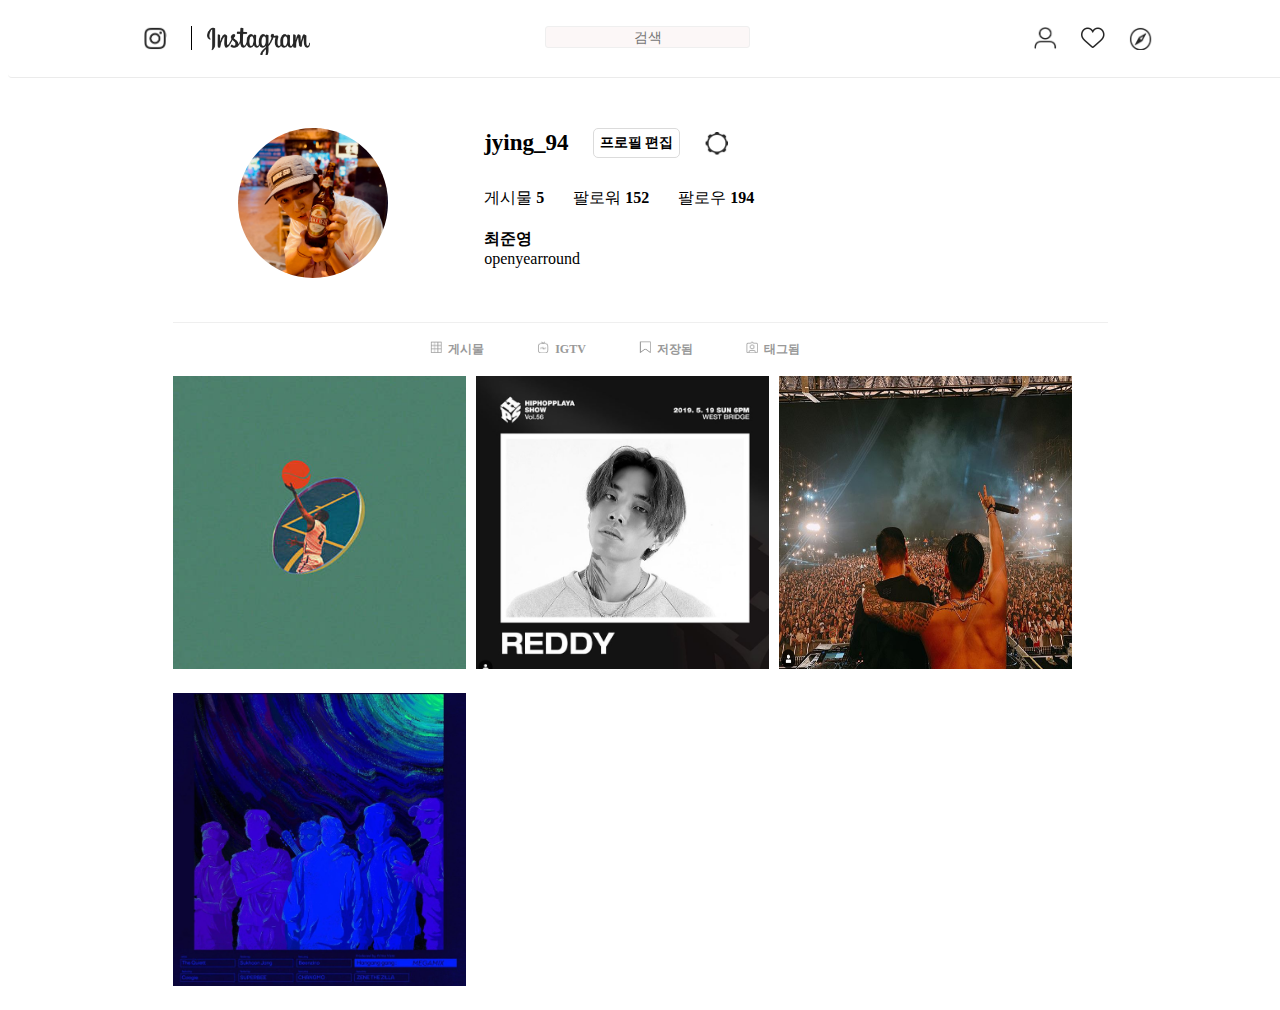
<file: public/profile.html>
<!DOCTYPE html>
<html lang="en" dir="ltr">

<head>
  <meta charset="utf-8">
  <title></title>
  <link rel="stylesheet" href="css/profile.css" />
</head>

<body>
  <div id="modal">
    <div id="black" onclick="modal_img()"></div>
    <div id="modal-img"></div>
  </div>
  </div>
  <!-- 상단 바 -->
  <div class="bar">
    <div class="bar_contents">
      <div class="insta_logo">
        <a href="main.html">
          <div id="insta_logo_png"> </div>
        </a>
        <div id="insta_logo_hrizon"> </div>
        <a href="main.html">
          <div id="insta_logo"> </div>
        </a>
      </div>
      <div class="find_text">
        <input id="TextFind" tpye="text" placeholder="검색" onclick="changeTextFind()" onblur="changeTextFind()" />
      </div>
      <div class="bar_logoes">
        <img src="img/find.png" />
        <img src="img/like.png" />
        <img src="img/profile.png" />
      </div>
    </div>
  </div>


  <div class="main">
    <header>
      <div class="profile_left">
        <img src="img/profile.jpg" />
      </div>

      <div class="profile_right">
        <div class="id">
          <h1>jying_94</h1>
          <input type="button" value="프로필 편집" />
          <img src="img/edit.png" />
        </div>

        <div class="info">
          게시물&nbsp;<strong>5</strong>
          팔로워&nbsp;<strong>152</strong>
          팔로우&nbsp;<strong>194</strong>
        </div>

        <div class="name"><strong>최준영</strong></div>
        <div class="name">openyearround</div>
      </div>

    </header>

    <div class="post">
      <div class="category">
        <span><img src="img/post.png" />게시물</span>
        <span><img src="img/igtv.png" />IGTV</span>
        <span><img src="img/save2.png" />저장됨</span>
        <span><img src="img/tag.png" />태그됨</span>
      </div>

      <div id="photoLine">
        <!-- 반복문출력 -->
      </div>

    </div>
  </div>



</body>

<script src="js/profile.js">
</script>

</html>
</file>
<file: public/css/profile.css>
html,
  body {
    height: 100%;
  }

  /* 상단 바 */
  .bar {
    z-index: 2;
    position: fixed;
    top: 0;
    margin: 0;
    padding: 0;
    width: 100%;
    height: 77px;
    background-color: white;
    border-bottom: 1.5px solid rgb(235, 235, 235);
    border-radius: 4px;
  }

  .bar_contents {
    margin: 0 auto;
    max-width: 1010px;

    /* width: 990px; */
    padding: 26px 20px;
    display: grid;
    grid-template-columns: 1fr 1fr 1fr;
  }

  .insta_logo {
    display: flex;
    float: left;
  }

  #insta_logo_png {
    cursor: pointer;
    display: flex;
    width: 24px;
    height: 24px;
    background-image: url("img/instagram-logo.png");
    background-size: cover;
    margin: 0;
    padding: 0;
  }

  #insta_logo_hrizon {
    display: block;
    border-right: 0.5px solid black;
    width: 24px;
    height: 24px;
  }

  #insta_logo {
    cursor: pointer;
    display: block;
    margin-left: 15px;
    width: 103px;
    height: 29px;
    background-image: url("img/instagram.png");
    background-size: cover;
  }

  .find_text {
    display: block;
    text-align: center;
  }

  #TextFind {
    width: 199px;
    height: 18px;
    border-radius: 3px;
    border: 0.5px solid #EFEFEF;
    background-color: #fcf7f7;
    color: #999999;
    text-align: center;
    font-size: 14px;
  }

  .bar_logoes {
    text-align: center;
    display: inline;

  }

  .bar_logoes img {
    cursor: pointer;
    width: 24px;
    height: 24px;
    margin-left: 24px;
    float: right;
  }

  /* main부분 */
  .main {
    padding: 120px 20px 0px;
    margin: 0 auto 30px;
    max-width: 935px;
  }

  /* header 프로필 부분 */
  header {
    margin: 0 0 44px;
    display: grid;
    grid-template-columns: 1fr 2fr;
  }

  .profile_left {
    height: 150px;
    text-align: center;
    margin: 0 30px 0 0;
  }

  .profile_left img {
    width: 150px;
    height: 150px;
    border-radius: 100px;
  }


  .id {
    margin: 0 0 20px;
    height: 40px;
  }

  .id h1 {
    height: 32px;
    display: inline;
    vertical-align: middle;
    margin-right: 20px;
    font-size: 23px;
  }

  .id input {
    display: inline;
    margin-right: 20px;
    vertical-align: middle;
    height: 30px;
    font-weight: bold;
    font-size: 14px;
    background-color: white;
    border: 1px solid #dbdbdb;
    border-radius: 5px;
  }

  .id img {
    margin-right: 20px;
    display: inline;
    width: 24px;
    height: 24px;
    vertical-align: middle;
  }

  .info {
    margin: 0 0 20px;
  }

  .info strong {
    margin-right: 25px;
  }

  .name {
    font-size: 16px;
  }


  /* 카테고리 */
  .post {
    text-align: center;
  }

  .category {
    height: 53px;
    border-top: 1px solid #efefef;
    color: #999;
    font-size: 12px;
    text-align: center;
  }

  .category span {
    margin-right: 50px;
    display: inline-block;
    line-height: 53px;
    font-weight: bold;
    /* border-top: 1px solid black; */
    /* 이거 자바스크립트로 넣어보기 */
  }

  .category img {
    width: 12px;
    height: 12px;
    margin-right: 6px;
  }

  #photoLine {
    text-align: left;
  }

  #photo {
    z-index: 1;
    position: relative;
    float: left;
    display: inline-block;
  }

  #photo-img img {
    margin-right: 10px;
    margin-bottom: 20px;
    width: 293px;
    height: 293px;
  }

  #photo-opacity {
    display: none;
    position: absolute;
    top: 0%;
    width: 293px;
    height: 293px;
    background: rgba(0, 0, 0, .5);
    color: white;
    text-align: center;

  }

  #photo-opacity img {
    width: 16px;
    height: 16px;
    padding-right: 5px;
    margin: auto 0;
  }

  #photo-text {
    padding: 120px 0px;
  }

  #photo:hover #photo-opacity {
    display: block;
    cursor: pointer;
  }


  /* 모달창 */
  #modal{
    text-align: center;
  }
  #black {
    cursor: pointer;
    display: none;
    z-index: 3;
    position: absolute;
    left: 0;
    top: 0;
    width: 100%;
    height: 1000%;
    background: rgba(0, 0, 0, .5);

  }
  #modal-img {
    display: none;
    z-index: 4;
    position: absolute;
    left: 35%;
    top: 50%;
  }
  #modal-img img{
    width:450px;
    height:450px;
  }
</file>
